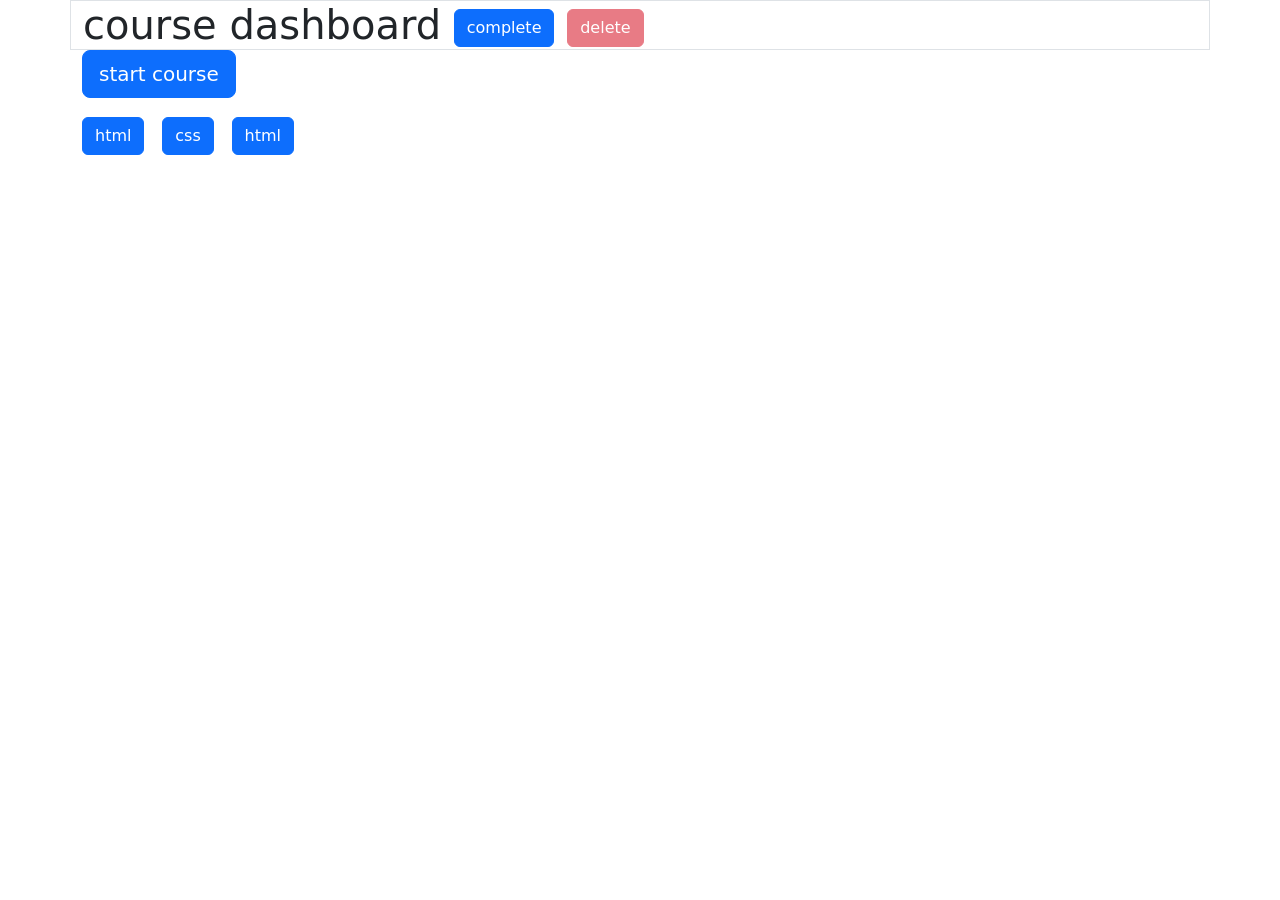
<file: Bootstrap/index.html>
<!doctype html>
<html lang="en">
  <head>
    <meta charset="UTF-8" />
    <meta name="viewport" content="width=device-width, initial-scale=1.0" />
    <title>Bootstrap</title>
    <link
      href="https://cdn.jsdelivr.net/npm/bootstrap@5.3.8/dist/css/bootstrap.min.css"
      rel="stylesheet"
      integrity="sha384-sRIl4kxILFvY47J16cr9ZwB07vP4J8+LH7qKQnuqkuIAvNWLzeN8tE5YBujZqJLB"
      crossorigin="anonymous"
    />
  </head>
  <body class="bg-white">

     <div class="container display-6 border"> course dashboard
        <button class="btn btn-primary">complete</button>
        <button class="btn btn-danger disabled ">delete</button>
     </div>

    <div class="container">
        <button class="btn btn-primary btn-lg ">start course</button>
    </div>

    <div class="container display-4">

    <button class="btn btn-primary">html</button>
     <button class="btn btn-primary">css</button>
      <button class="btn btn-primary">html</button>
   </div>
   

    
    <!-- Bootstrap Screen -->
    <script
      src="https://cdn.jsdelivr.net/npm/bootstrap@5.3.8/dist/js/bootstrap.bundle.min.js"
      integrity="sha384-FKyoEForCGlyvwx9Hj09JcYn3nv7wiPVlz7YYwJrWVcXK/BmnVDxM+D2scQbITxI"
      crossorigin="anonymous"
    ></script>
  </body>
</html>
</file>
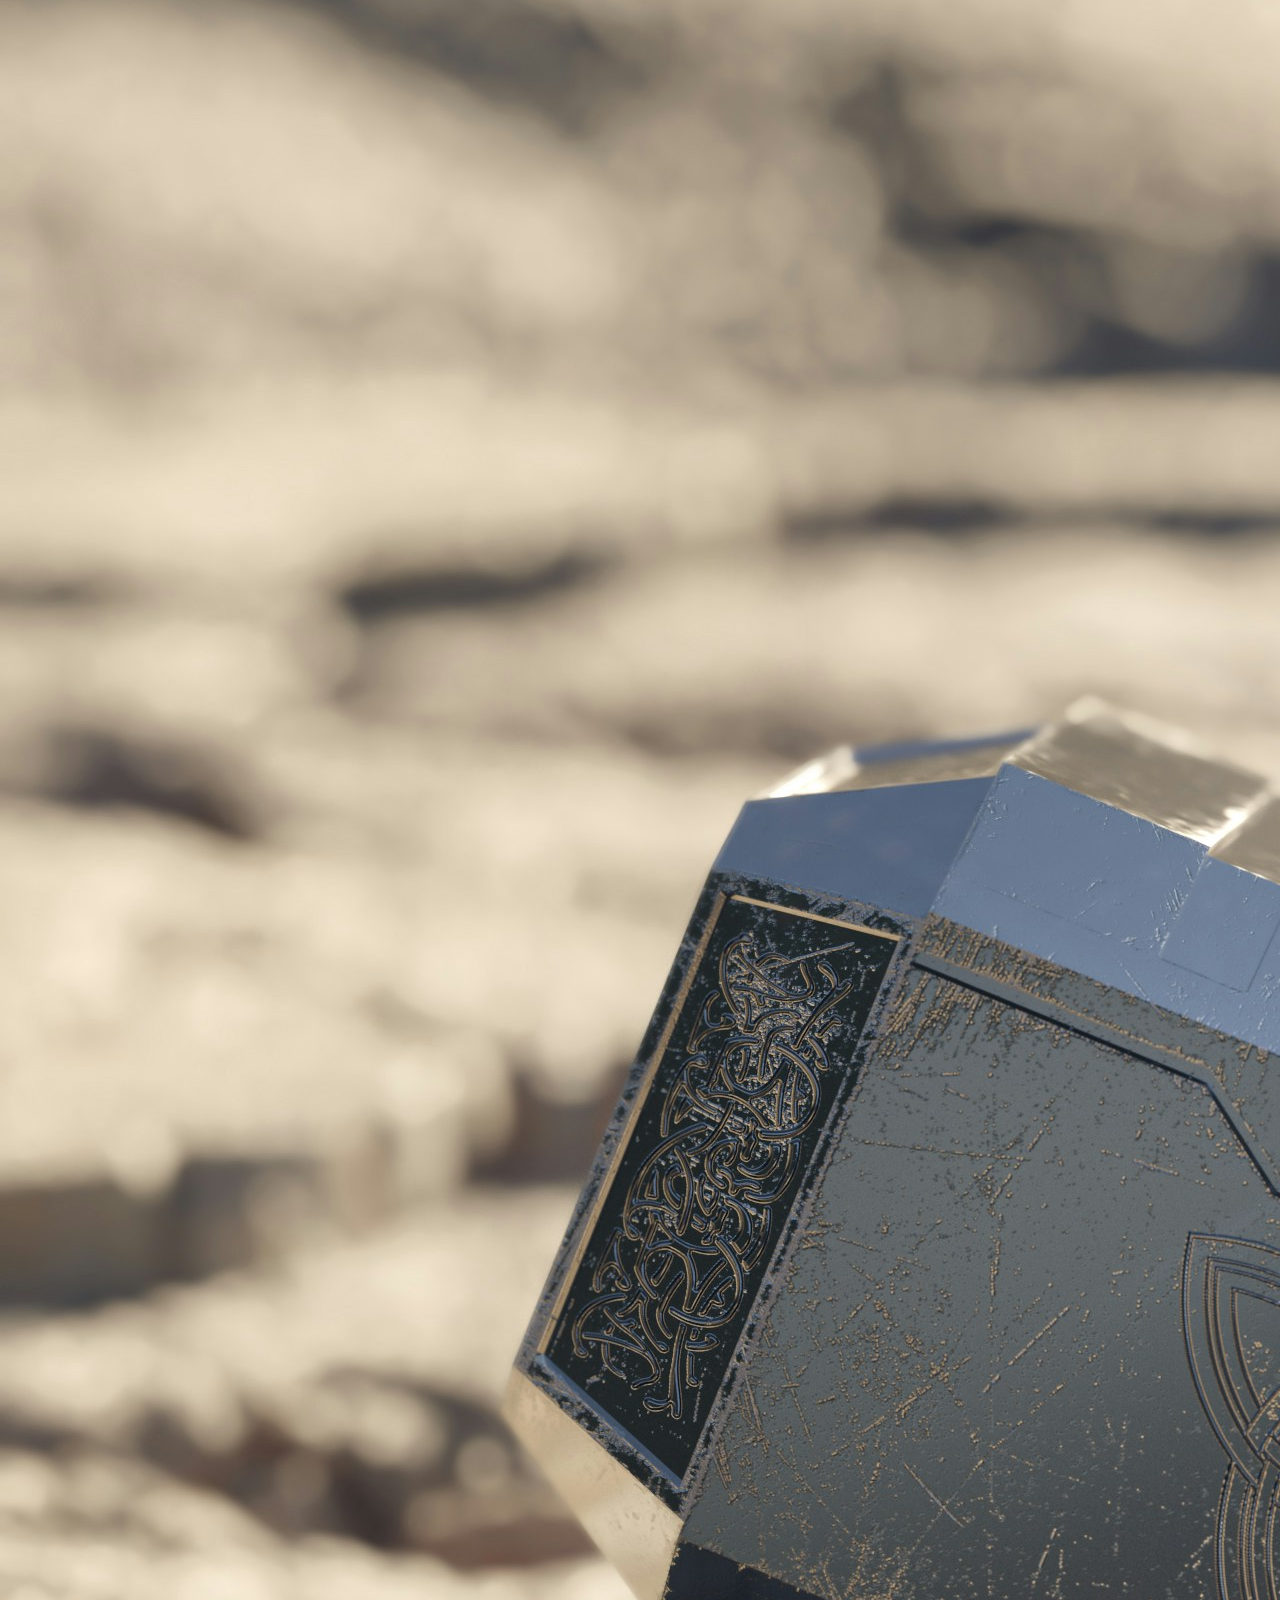
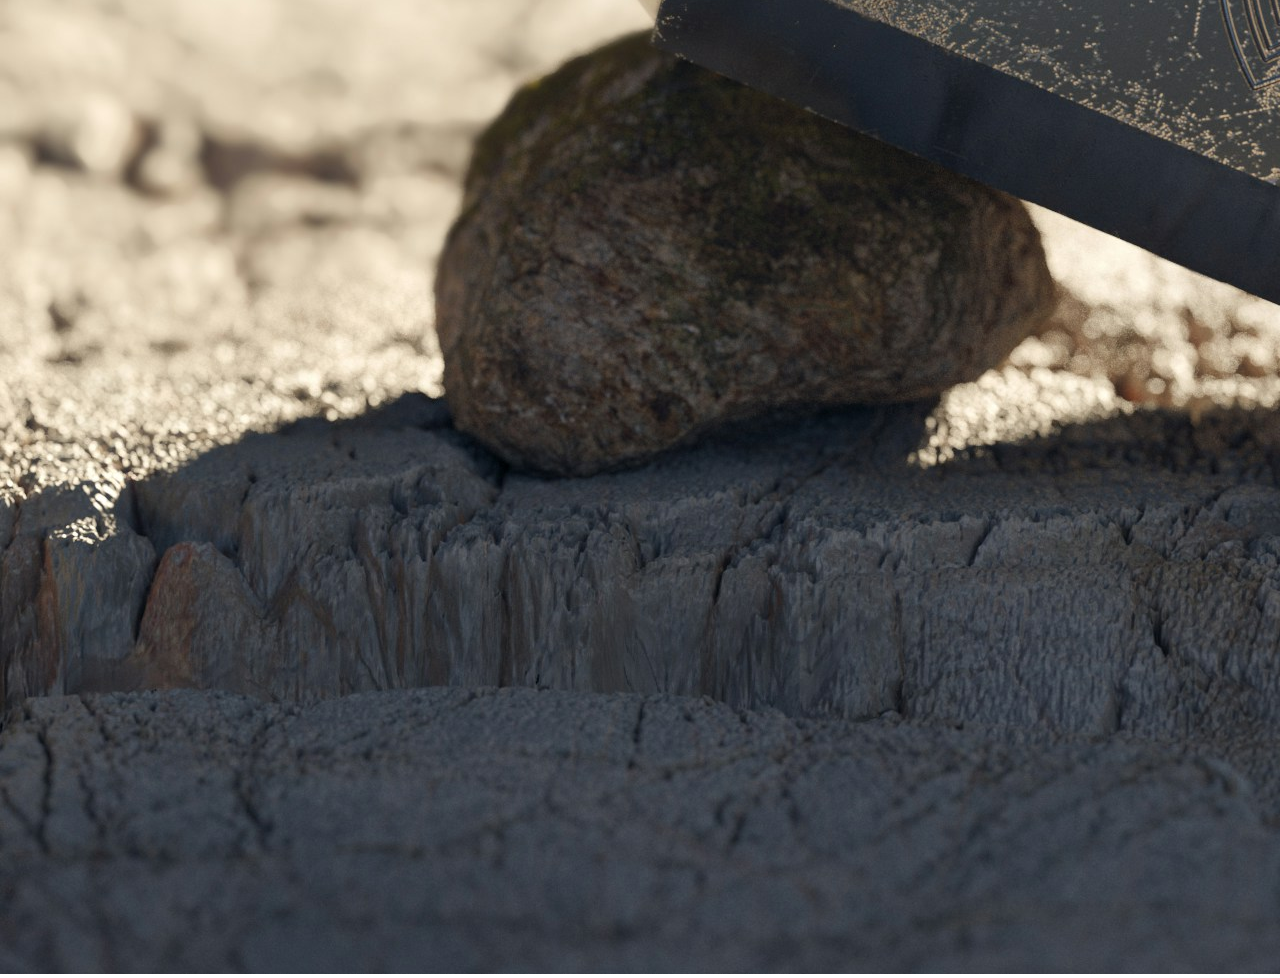
<file: CSS/responsive design/index.html>
<!DOCTYPE html>
<html lang="en">
<head>
    <meta charset="UTF-8">
    <meta name="viewport" content="width=device-width, initial-scale=1.0">
    <title>Document</title>
<link rel="stylesheet" href="style.css">
</head>
<body>
    <div id="bigbox">
        <div class="box">1</div>
        <div class="box">2</div>
        <div class="box">3</div>
  </div>


     <div id="para1">
        <div>
            <img src="anirudh-3esjG-nlgyk-unsplash.jpg" alt="image">
        </div>
     </div>
     <p></p>
   
</body>
</html>
</file>
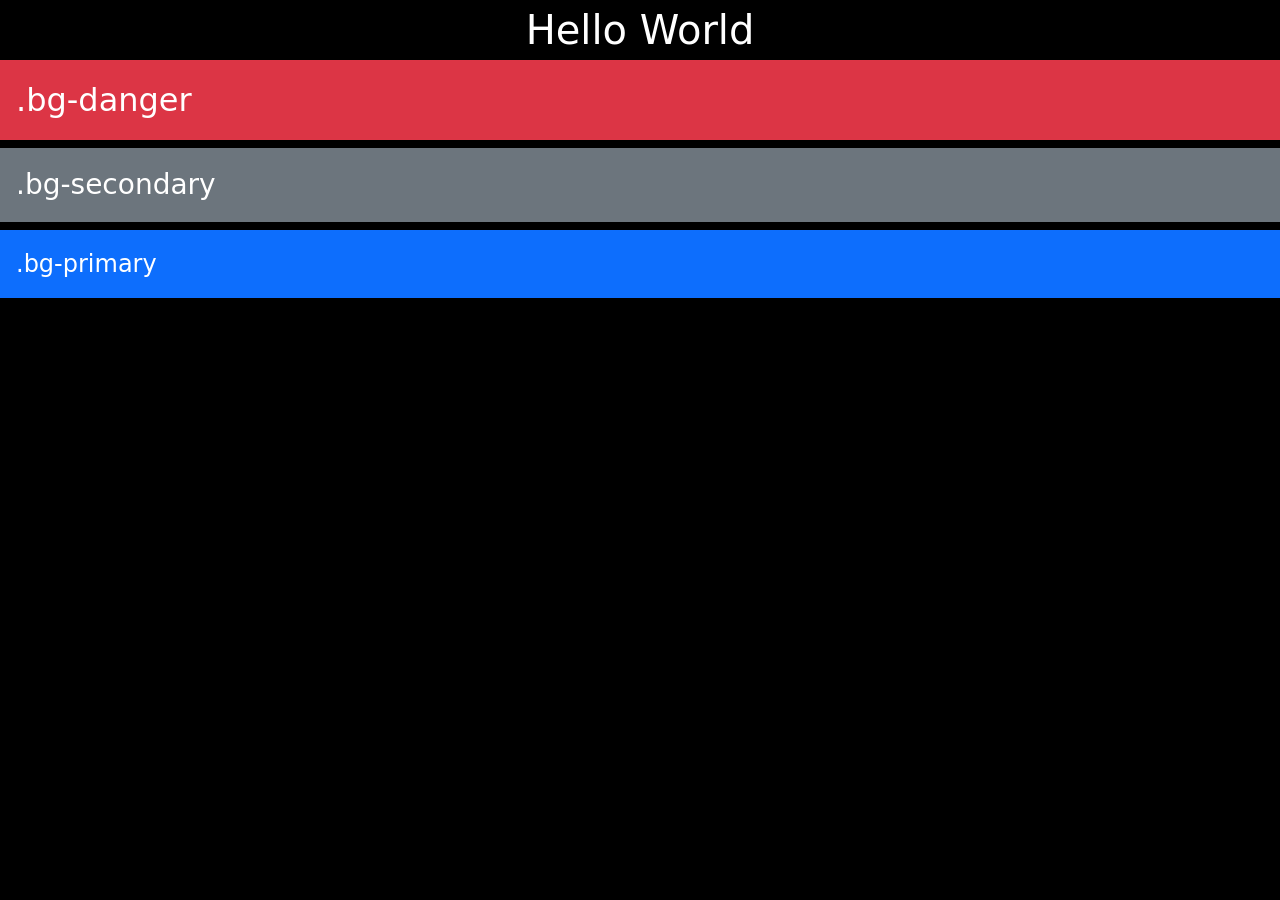
<file: Bootstrap/index1.html>
<!doctype html>
<html lang="en">
  <head>
    <meta charset="UTF-8" />
    <meta name="viewport" content="width=device-width, initial-scale=1.0" />
    <title>Bootstrap</title>
    <link
      href="https://cdn.jsdelivr.net/npm/bootstrap@5.3.8/dist/css/bootstrap.min.css"
      rel="stylesheet"
      integrity="sha384-sRIl4kxILFvY47J16cr9ZwB07vP4J8+LH7qKQnuqkuIAvNWLzeN8tE5YBujZqJLB"
      crossorigin="anonymous"
    />
  </head>
  <body class="bg-black">
    <div class="text-center text-white fs-1">Hello World</div>

    <div class="p-3 mb-2 bg-danger text-white fs-2">.bg-danger</div>

    <div class="p-3 mb-2 bg-secondary text-white fs-3">.bg-secondary</div>

    <div class="p-3 mb-2 bg-primary text-white fs-4">.bg-primary</div>

    
    <!-- Bootstrap Screen -->
    <script
      src="https://cdn.jsdelivr.net/npm/bootstrap@5.3.8/dist/js/bootstrap.bundle.min.js"
      integrity="sha384-FKyoEForCGlyvwx9Hj09JcYn3nv7wiPVlz7YYwJrWVcXK/BmnVDxM+D2scQbITxI"
      crossorigin="anonymous"
    ></script>
  </body>
</html>
</file>
<file: CSS/responsive design/style.css>
*{
    margin: 0%;
    padding: 0%;
}

#bigbox{
display: flex;
justify-content: space-around;
align-items: center;
grid-template-columns: auto auto auto;

}


.box{
     width: 200px;
     height: 200px;
     border: 1px solid black;

}
#para1{
    display: flex;
    gap: 20px;
    align-items: center;
    
    width: 10px;
    height: 10px;
    
}
</file>
